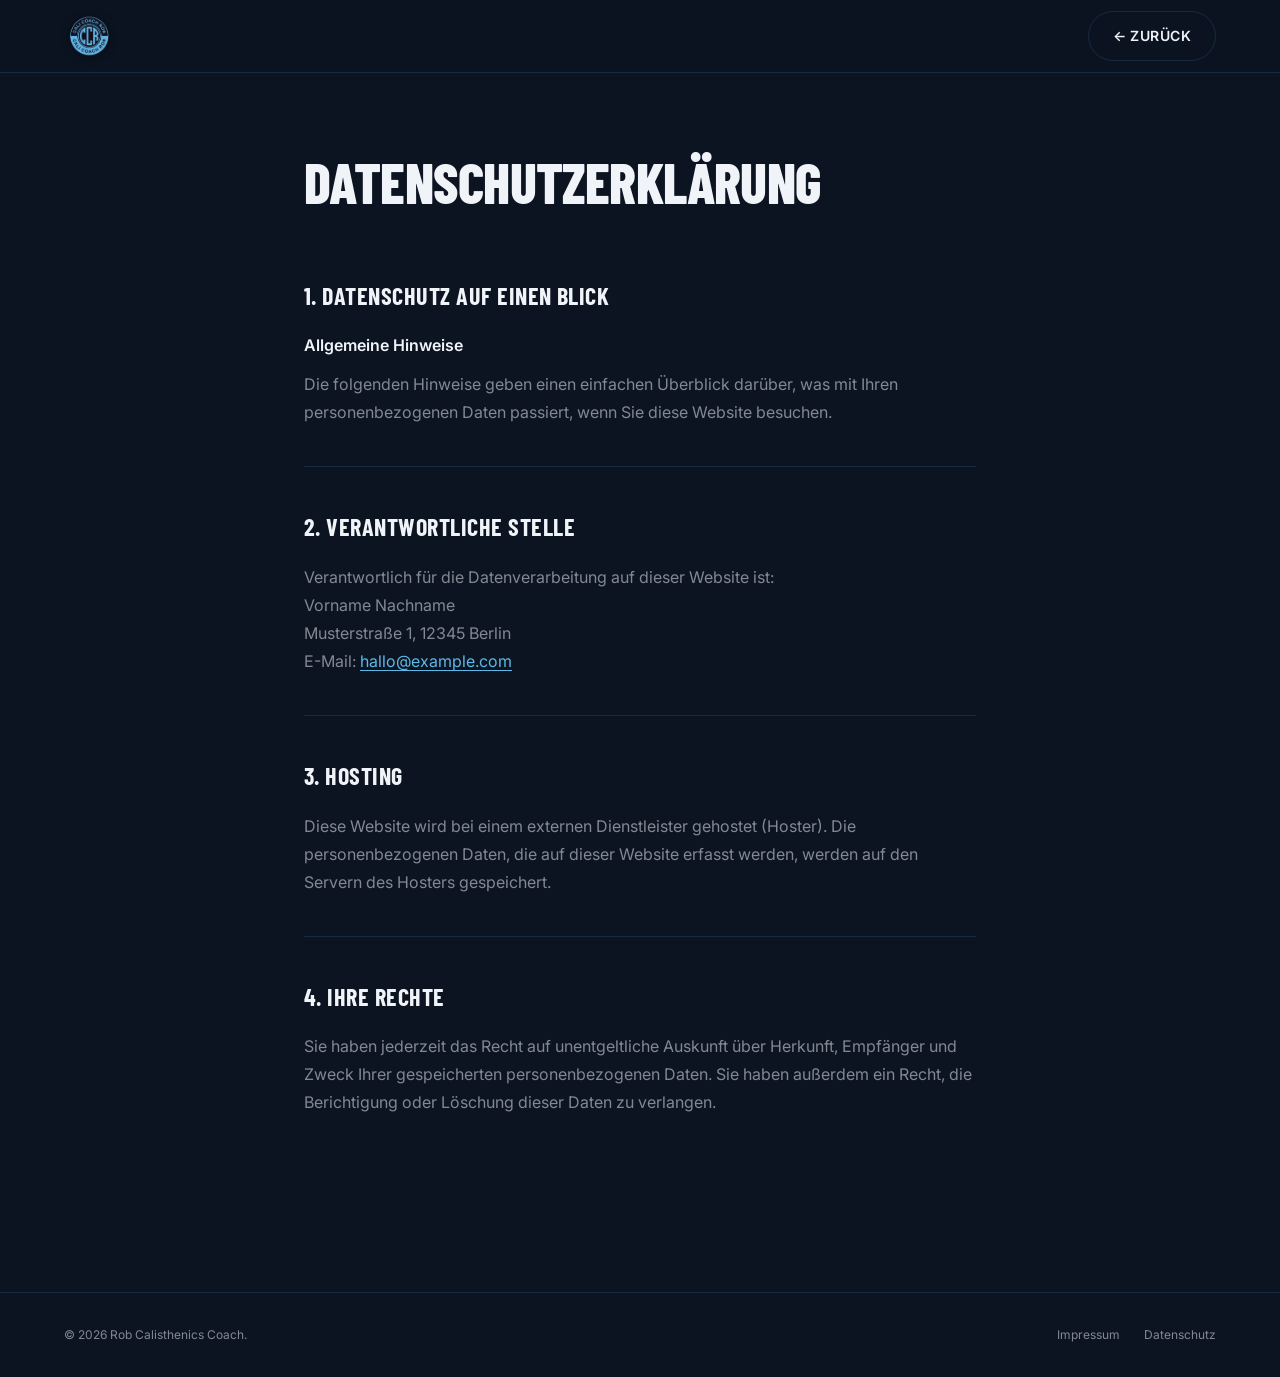
<file: datenschutz.html>
<!DOCTYPE html>
<html lang="de">
<head>
  <meta charset="UTF-8" />
  <meta name="viewport" content="width=device-width, initial-scale=1.0" />
  <title>Datenschutz | Rob Calisthenics Coach</title>
  <link rel="preconnect" href="https://fonts.googleapis.com" />
  <link rel="preconnect" href="https://fonts.gstatic.com" crossorigin />
  <link href="https://fonts.googleapis.com/css2?family=Inter:wght@400;500;600&family=Barlow+Condensed:wght@700;800&display=swap" rel="stylesheet" />
  <link rel="stylesheet" href="css/styles.css" />
  <link rel="stylesheet" href="css/legal.css" />
</head>
<body>

  <header class="nav-wrapper is-scrolled" id="navbar">
    <nav class="nav container">
      <a href="index.html" class="nav__logo" aria-label="Zurück zur Startseite">
        <img src="assets/images/rob_logo.png" alt="Cali Coach Rob Logo" class="nav__logo-img" />
      </a>
      <a href="index.html" class="btn btn--ghost">← Zurück</a>
    </nav>
  </header>

  <main class="legal-page">
    <div class="container legal-page__content">
      <h1 class="legal-page__title">Datenschutzerklärung</h1>

      <section>
        <h2>1. Datenschutz auf einen Blick</h2>
        <h3>Allgemeine Hinweise</h3>
        <p>
          Die folgenden Hinweise geben einen einfachen Überblick darüber, was mit
          Ihren personenbezogenen Daten passiert, wenn Sie diese Website besuchen.
        </p>
      </section>

      <section>
        <h2>2. Verantwortliche Stelle</h2>
        <p>
          Verantwortlich für die Datenverarbeitung auf dieser Website ist:<br />
          Vorname Nachname<br />
          Musterstraße 1, 12345 Berlin<br />
          E-Mail: <a href="mailto:hallo@example.com">hallo@example.com</a>
        </p>
      </section>

      <section>
        <h2>3. Hosting</h2>
        <p>
          Diese Website wird bei einem externen Dienstleister gehostet (Hoster).
          Die personenbezogenen Daten, die auf dieser Website erfasst werden,
          werden auf den Servern des Hosters gespeichert.
        </p>
      </section>

      <section>
        <h2>4. Ihre Rechte</h2>
        <p>
          Sie haben jederzeit das Recht auf unentgeltliche Auskunft über Herkunft,
          Empfänger und Zweck Ihrer gespeicherten personenbezogenen Daten. Sie haben
          außerdem ein Recht, die Berichtigung oder Löschung dieser Daten zu verlangen.
        </p>
      </section>
    </div>
  </main>

  <footer class="footer">
    <div class="container footer__inner">
      <p class="footer__copy">&copy; 2026 Rob Calisthenics Coach.</p>
      <nav class="footer__legal">
        <a href="impressum.html"   class="footer__legal-link">Impressum</a>
        <a href="datenschutz.html" class="footer__legal-link">Datenschutz</a>
      </nav>
    </div>
  </footer>

</body>
</html>
</file>
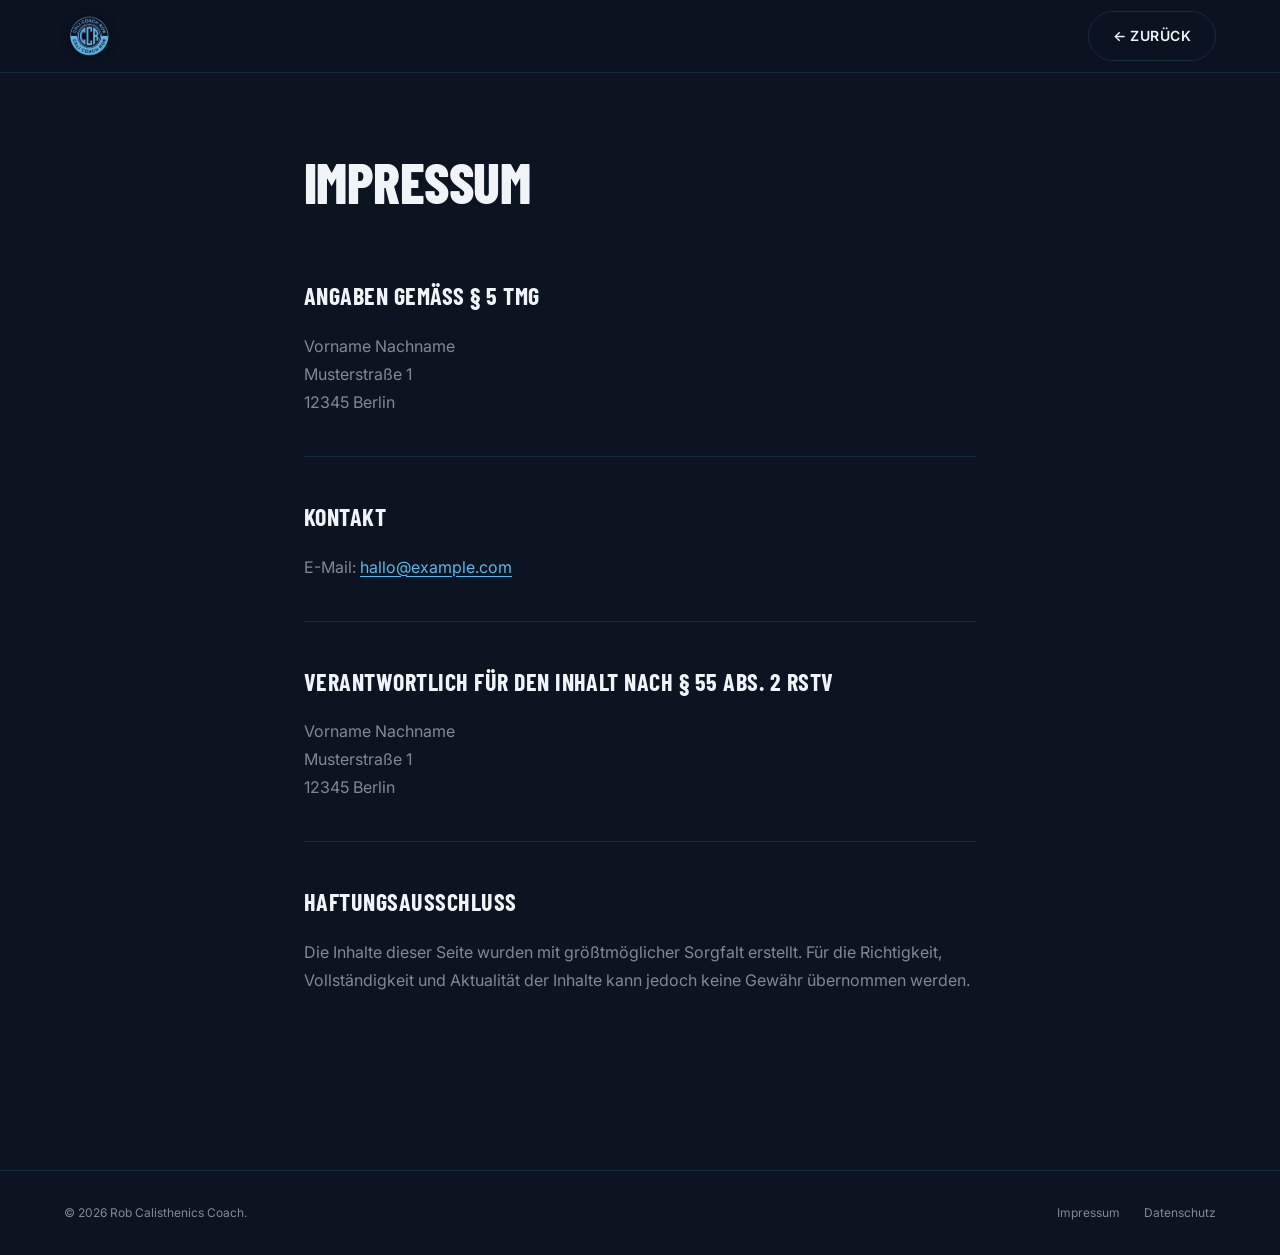
<file: impressum.html>
<!DOCTYPE html>
<html lang="de">
<head>
  <meta charset="UTF-8" />
  <meta name="viewport" content="width=device-width, initial-scale=1.0" />
  <title>Impressum | Rob Calisthenics Coach</title>
  <link rel="preconnect" href="https://fonts.googleapis.com" />
  <link rel="preconnect" href="https://fonts.gstatic.com" crossorigin />
  <link href="https://fonts.googleapis.com/css2?family=Inter:wght@400;500;600&family=Barlow+Condensed:wght@700;800&display=swap" rel="stylesheet" />
  <link rel="stylesheet" href="css/styles.css" />
  <link rel="stylesheet" href="css/legal.css" />
</head>
<body>

  <header class="nav-wrapper is-scrolled" id="navbar">
    <nav class="nav container">
      <a href="index.html" class="nav__logo" aria-label="Zurück zur Startseite">
        <img src="assets/images/rob_logo.png" alt="Cali Coach Rob Logo" class="nav__logo-img" />
      </a>
      <a href="index.html" class="btn btn--ghost">← Zurück</a>
    </nav>
  </header>

  <main class="legal-page">
    <div class="container legal-page__content">
      <h1 class="legal-page__title">Impressum</h1>

      <section>
        <h2>Angaben gemäß § 5 TMG</h2>
        <p>
          Vorname Nachname<br />
          Musterstraße 1<br />
          12345 Berlin
        </p>
      </section>

      <section>
        <h2>Kontakt</h2>
        <p>
          E-Mail: <a href="mailto:hallo@example.com">hallo@example.com</a>
        </p>
      </section>

      <section>
        <h2>Verantwortlich für den Inhalt nach § 55 Abs. 2 RStV</h2>
        <p>
          Vorname Nachname<br />
          Musterstraße 1<br />
          12345 Berlin
        </p>
      </section>

      <section>
        <h2>Haftungsausschluss</h2>
        <p>
          Die Inhalte dieser Seite wurden mit größtmöglicher Sorgfalt erstellt.
          Für die Richtigkeit, Vollständigkeit und Aktualität der Inhalte kann
          jedoch keine Gewähr übernommen werden.
        </p>
      </section>
    </div>
  </main>

  <footer class="footer">
    <div class="container footer__inner">
      <p class="footer__copy">&copy; 2026 Rob Calisthenics Coach.</p>
      <nav class="footer__legal">
        <a href="impressum.html"  class="footer__legal-link">Impressum</a>
        <a href="datenschutz.html" class="footer__legal-link">Datenschutz</a>
      </nav>
    </div>
  </footer>

</body>
</html>
</file>
<file: css/styles.css>
/* =============================================================
   CALICOACH ROB — Main Stylesheet
   Structure:
     1. Design Tokens (CSS Custom Properties)
     2. Reset & Base
     3. Utilities (container, btn)
     4. Navigation
     5. Hero
     6. Placeholder Sections
     7. Footer
     8. Responsive
   ============================================================= */


/* ─────────────────────────────────────────────
   1. DESIGN TOKENS
   ───────────────────────────────────────────── */
:root {
  /* Colors — extracted from rob_logo.png */
  --color-bg:           #0c1422;   /* deep navy base */
  --color-surface:      #131d30;
  --color-border:       rgba(92, 184, 230, 0.14);

  --color-text:         #f0f4f8;
  --color-text-muted:   rgba(240, 244, 248, 0.52);

  --color-accent:       #5cb8e6;   /* sky blue from logo */
  --color-accent-dark:  #3a9fd1;
  --color-navy:         #1c2240;   /* dark navy from logo */

  --color-white:        #ffffff;

  /* Typography */
  --font-display:       'Barlow Condensed', sans-serif;
  --font-body:          'Inter', sans-serif;

  --text-xs:    0.75rem;
  --text-sm:    0.875rem;
  --text-base:  1rem;
  --text-lg:    1.125rem;
  --text-xl:    1.25rem;
  --text-2xl:   1.5rem;
  --text-3xl:   2rem;
  --text-4xl:   2.5rem;
  --text-5xl:   3.5rem;
  --text-6xl:   5rem;
  --text-7xl:   6.5rem;

  /* Spacing */
  --space-1:    0.25rem;
  --space-2:    0.5rem;
  --space-3:    0.75rem;
  --space-4:    1rem;
  --space-5:    1.25rem;
  --space-6:    1.5rem;
  --space-8:    2rem;
  --space-10:   2.5rem;
  --space-12:   3rem;
  --space-16:   4rem;
  --space-20:   5rem;
  --space-24:   6rem;

  /* Layout */
  --container-max:   1200px;
  --container-px:    var(--space-6);

  /* Nav */
  --nav-height:   72px;

  /* Transitions */
  --transition-fast:   150ms ease;
  --transition-base:   250ms ease;
  --transition-slow:   400ms ease;

  /* Radius */
  --radius-sm:   4px;
  --radius-md:   8px;
  --radius-lg:   12px;
  --radius-pill: 999px;
}


/* ─────────────────────────────────────────────
   2. RESET & BASE
   ───────────────────────────────────────────── */
*, *::before, *::after {
  box-sizing: border-box;
  margin: 0;
  padding: 0;
}

html {
  scroll-behavior: smooth;
  scroll-padding-top: var(--nav-height);
  font-size: 16px;
  -webkit-text-size-adjust: 100%;
}

body {
  background-color: var(--color-bg);
  color: var(--color-text);
  font-family: var(--font-body);
  font-size: var(--text-base);
  line-height: 1.65;
  min-height: 100dvh;
  overflow-x: hidden;
}

img, video {
  display: block;
  max-width: 100%;
}

a {
  color: inherit;
  text-decoration: none;
}

ul { list-style: none; }

button {
  background: none;
  border: none;
  cursor: pointer;
  font-family: inherit;
}

em {
  font-style: normal;
  color: var(--color-accent);
}


/* ─────────────────────────────────────────────
   3. UTILITIES
   ───────────────────────────────────────────── */

/* Container */
.container {
  width: 100%;
  max-width: var(--container-max);
  margin-inline: auto;
  padding-inline: var(--container-px);
}

/* Buttons */
.btn {
  display: inline-flex;
  align-items: center;
  justify-content: center;
  gap: var(--space-2);
  padding: var(--space-3) var(--space-6);
  border-radius: var(--radius-pill);
  font-family: var(--font-body);
  font-size: var(--text-sm);
  font-weight: 600;
  letter-spacing: 0.03em;
  text-transform: uppercase;
  white-space: nowrap;
  transition: background-color var(--transition-fast),
              color var(--transition-fast),
              transform var(--transition-fast),
              box-shadow var(--transition-fast);
}

.btn:hover  { transform: translateY(-1px); }
.btn:active { transform: translateY(0); }

.btn--primary {
  background-color: var(--color-accent);
  color: var(--color-navy);
}
.btn--primary:hover {
  background-color: var(--color-accent-dark);
  box-shadow: 0 4px 28px rgba(92, 184, 230, 0.35);
}

.btn--ghost {
  background-color: transparent;
  color: var(--color-text);
  border: 1.5px solid var(--color-border);
}
.btn--ghost:hover {
  border-color: rgba(255, 255, 255, 0.3);
  background-color: rgba(255, 255, 255, 0.05);
}

.btn--lg {
  padding: var(--space-4) var(--space-8);
  font-size: var(--text-base);
}


/* ─────────────────────────────────────────────
   4. NAVIGATION
   ───────────────────────────────────────────── */
.nav-wrapper {
  position: fixed;
  top: 0;
  left: 0;
  right: 0;
  z-index: 100;
  height: var(--nav-height);
  transition: background-color var(--transition-base),
              box-shadow var(--transition-base),
              backdrop-filter var(--transition-base);
}

/* Scrolled state — added via JS */
.nav-wrapper.is-scrolled {
  background-color: rgba(12, 20, 34, 0.92);
  backdrop-filter: blur(14px);
  -webkit-backdrop-filter: blur(14px);
  box-shadow: 0 1px 0 var(--color-border);
}

.nav {
  display: flex;
  align-items: center;
  height: 100%;
  gap: var(--space-8);
}

/* Logo */
.nav__logo {
  display: flex;
  align-items: center;
  flex-shrink: 0;
  margin-right: auto;
}

.nav__logo-img {
  height: 48px;
  width: auto;
  display: block;
  /* Drop-shadow so logo pops on both transparent and scrolled nav */
  filter: drop-shadow(0 1px 4px rgba(0, 0, 0, 0.5));
  transition: opacity var(--transition-fast);
}

.nav__logo:hover .nav__logo-img {
  opacity: 0.85;
}

/* Links */
.nav__links {
  display: flex;
  align-items: center;
  gap: var(--space-8);
}

.nav__link {
  font-size: var(--text-sm);
  font-weight: 500;
  color: var(--color-text-muted);
  transition: color var(--transition-fast);
  position: relative;
}

.nav__link::after {
  content: '';
  position: absolute;
  bottom: -3px;
  left: 0;
  right: 0;
  height: 1.5px;
  background-color: var(--color-accent);
  transform: scaleX(0);
  transform-origin: left;
  transition: transform var(--transition-fast);
}

.nav__link:hover { color: var(--color-text); }
.nav__link:hover::after { transform: scaleX(1); }

/* CTA */
.nav__cta { flex-shrink: 0; }

/* Hamburger */
.nav__burger {
  display: none;
  flex-direction: column;
  gap: 5px;
  padding: var(--space-2);
  margin-left: auto;
}

.nav__burger span {
  display: block;
  width: 22px;
  height: 2px;
  background-color: var(--color-text);
  border-radius: 2px;
  transition: transform var(--transition-base), opacity var(--transition-base);
}

/* Burger open state */
.nav__burger.is-open span:nth-child(1) { transform: translateY(7px) rotate(45deg); }
.nav__burger.is-open span:nth-child(2) { opacity: 0; }
.nav__burger.is-open span:nth-child(3) { transform: translateY(-7px) rotate(-45deg); }

/* Mobile Drawer — Geschwister des Headers, nicht Kind,
   damit backdrop-filter keinen Containing Block erzeugt */
.nav__mobile {
  display: none;
  flex-direction: column;
  align-items: flex-start;
  gap: var(--space-6);
  position: fixed;
  top: var(--nav-height);
  left: 0;
  right: 0;
  bottom: 0;
  background-color: var(--color-bg);
  padding: var(--space-8) var(--container-px);
  transform: translateX(100%);
  transition: transform var(--transition-base);
  z-index: 100;
}

.nav__mobile.is-open {
  transform: translateX(0);
}

.nav__mobile-links {
  display: flex;
  flex-direction: column;
  gap: var(--space-6);
  width: 100%;
}

.nav__mobile .nav__link {
  font-size: var(--text-2xl);
  color: var(--color-text);
  font-family: var(--font-display);
  font-weight: 700;
  text-transform: uppercase;
  letter-spacing: 0.04em;
}


/* ─────────────────────────────────────────────
   5. HERO
   ───────────────────────────────────────────── */
.hero {
  position: relative;
  min-height: 100dvh;
  display: flex;
  align-items: center;
  padding-top: var(--nav-height);
  overflow: hidden;
}

/* Background */
.hero__bg {
  position: absolute;
  inset: 0;
  background-color: var(--color-navy);
}

.hero__bg-img {
  position: absolute;
  inset: 0;
  width: 100%;
  height: 100%;
  object-fit: cover;
  /* ↓ Desktop: Athlet zentriert sichtbar */
  object-position: center 50%;
}

.hero__bg-overlay {
  position: absolute;
  inset: 0;
  background: linear-gradient(
    105deg,
    rgba(12, 20, 34, 0.95) 0%,
    rgba(12, 20, 34, 0.78) 45%,
    rgba(28, 34, 64, 0.35) 75%,
    rgba(28, 34, 64, 0.10) 100%
  );
}

/* ── Hero image position overrides ──────────────────────────
   Adjust object-position here to reframe the shot per breakpoint
   ─────────────────────────────────────────────────────────── */
@media (max-width: 900px) {
  .hero__bg-img {
    /* Tablet: leicht nach rechts, damit der Körper sichtbar bleibt */
    object-position: 65% 20%;
  }
}

@media (max-width: 600px) {
  .hero__bg-img {
    /* Mobile: Fokus auf obere Körperhälfte / Gesicht */
    object-position: 60% 10%;
  }
}

/* Hero layout */
.hero {
  flex-direction: column;
  justify-content: center;
  gap: 0;
}

.hero__content {
  position: relative;
  z-index: 1;
  padding-top: calc(var(--nav-height) + var(--space-20));
  padding-bottom: var(--space-16);
  width: 100%;
}

/* Wrapper schrumpft auf H1-Breite — Ticker erbt diese Breite */
.hero__block {
  display: inline-flex;
  flex-direction: column;
  align-items: stretch;
  gap: 0;
}

.hero__headline {
  font-family: var(--font-display);
  font-size: clamp(3.5rem, 11vw, 8rem);
  font-weight: 800;
  line-height: 0.95;
  letter-spacing: -0.02em;
  text-transform: uppercase;
}

/* ── USP Ticker ─────────────────────────────────────────────── */
.hero__ticker {
  /* width:0 verhindert dass der Ticker die inline-flex-Breite aufbläst.
     min-width:100% streckt ihn trotzdem auf die vom H1 gesetzte Breite. */
  width: 0;
  min-width: 100%;
  overflow: hidden;
  padding-block: var(--space-4);
  border-top: 1px solid var(--color-border);
  border-bottom: 1px solid var(--color-border);
  /* Soft fade an den Kanten */
  mask-image: linear-gradient(
    to right,
    transparent 0%,
    black 6%,
    black 94%,
    transparent 100%
  );
  -webkit-mask-image: linear-gradient(
    to right,
    transparent 0%,
    black 6%,
    black 94%,
    transparent 100%
  );
}

.hero__ticker-track {
  display: flex;
  align-items: center;
  gap: var(--space-5);
  width: max-content;
  animation: ticker-scroll 12s linear infinite;
  animation-play-state: paused;
}

.hero__ticker-track[data-ready] {
  animation-play-state: running;
}

.hero__ticker-track[data-ready]:hover {
  animation-play-state: paused;
}

.hero__ticker-item {
  font-family: var(--font-display);
  font-size: clamp(1rem, 2.5vw, 1.5rem);
  font-weight: 700;
  text-transform: uppercase;
  letter-spacing: 0.08em;
  color: var(--color-text-muted);
  white-space: nowrap;
}

.hero__ticker-sep {
  color: var(--color-accent);
  font-size: 0.7em;
  flex-shrink: 0;
}

@keyframes ticker-scroll {
  from { transform: translateX(0); }
  to   { transform: translateX(var(--ticker-distance, -50%)); }
}

/* CTA unter dem Ticker */
.hero__cta {
  margin-top: var(--space-8);
  align-self: flex-start;
}

/* Scroll indicator */
.hero__scroll {
  position: absolute;
  bottom: var(--space-8);
  left: 50%;
  transform: translateX(-50%);
  display: flex;
  flex-direction: column;
  align-items: center;
  gap: var(--space-2);
  opacity: 0.4;
  transition: opacity var(--transition-fast);
  z-index: 1;
}

.hero__scroll:hover { opacity: 0.9; }

.hero__scroll-line {
  display: block;
  width: 1px;
  height: 40px;
  background: linear-gradient(to bottom, transparent, var(--color-text));
}

.hero__scroll-dot {
  display: block;
  width: 6px;
  height: 6px;
  border-radius: 50%;
  background-color: var(--color-text);
  animation: scrollBounce 1.8s ease-in-out infinite;
}

@keyframes scrollBounce {
  0%, 100% { transform: translateY(0); opacity: 1; }
  50%       { transform: translateY(6px); opacity: 0.5; }
}


/* ─────────────────────────────────────────────
   6. PLACEHOLDER SECTIONS
   ───────────────────────────────────────────── */
.section-placeholder {
  min-height: 40vh;
  display: flex;
  align-items: center;
  border-top: 1px solid var(--color-border);
}

.section-placeholder p {
  color: var(--color-text-muted);
  font-size: var(--text-sm);
  letter-spacing: 0.1em;
}


/* ─────────────────────────────────────────────
   7. FOOTER
   ───────────────────────────────────────────── */
.footer {
  border-top: 1px solid var(--color-border);
  padding-block: var(--space-8);
}

.footer__inner {
  display: flex;
  align-items: center;
  justify-content: space-between;
  gap: var(--space-4);
  flex-wrap: wrap;
}

.footer__copy {
  font-size: var(--text-xs);
  color: var(--color-text-muted);
}

.footer__legal {
  display: flex;
  gap: var(--space-6);
}

.footer__legal-link {
  font-size: var(--text-xs);
  color: var(--color-text-muted);
  transition: color var(--transition-fast);
}

.footer__legal-link:hover { color: var(--color-text); }


/* ─────────────────────────────────────────────
   8. RESPONSIVE
   ───────────────────────────────────────────── */

/* Tablet */
@media (max-width: 900px) {
  .nav__links,
  .nav__cta {
    display: none;
  }

  .nav__burger {
    display: flex;
  }

  .nav__mobile {
    display: flex;
  }

}

/* Mobile */
@media (max-width: 600px) {
  :root {
    --container-px: var(--space-5);
  }

  /* Block streckt sich auf volle Breite statt H1-Breite */
  .hero__block {
    display: flex;
    width: 100%;
  }

  /* Ticker etwas langsamer auf kleinen Screens */
  .hero__ticker-track {
    animation-duration: 10s;
  }

  .footer__inner {
    flex-direction: column;
    align-items: flex-start;
    gap: var(--space-3);
  }
}


/* ─────────────────────────────────────────────
   9. ABOUT SECTION
   ───────────────────────────────────────────── */

.about {
  padding-block: var(--space-24);
  border-top: 1px solid var(--color-border);
}

/* Shared eyebrow label */
.about__eyebrow {
  font-size: var(--text-xs);
  font-weight: 600;
  letter-spacing: 0.18em;
  text-transform: uppercase;
  color: var(--color-accent);
  margin-bottom: var(--space-5);
}

/* ── Problem block ── */
.about__problem {
  display: grid;
  grid-template-columns: 1fr 1fr;
  gap: var(--space-12);
  align-items: end;
  padding-bottom: var(--space-16);
  border-bottom: 1px solid var(--color-border);
}

.about__problem-left {
  display: flex;
  flex-direction: column;
}

.about__headline {
  font-family: var(--font-display);
  font-size: clamp(var(--text-4xl), 6vw, var(--text-6xl));
  font-weight: 800;
  line-height: 1.0;
  letter-spacing: -0.02em;
  text-transform: uppercase;
}

.about__lead {
  font-size: clamp(var(--text-base), 1.4vw, var(--text-xl));
  color: var(--color-text-muted);
  line-height: 1.75;
  max-width: 420px;
}

/* Shared headline + text */
.about__solution-headline {
  font-family: var(--font-display);
  font-size: clamp(var(--text-4xl), 4vw, var(--text-5xl));
  font-weight: 800;
  line-height: 1.0;
  letter-spacing: -0.02em;
  text-transform: uppercase;
}

.about__solution-text {
  font-size: clamp(var(--text-base), 1.3vw, var(--text-lg));
  color: var(--color-text-muted);
  line-height: 1.75;
}

.about__solution-img {
  width: 100%;
  height: 100%;
  object-fit: cover;
  object-position: center center;
  display: block;
  opacity: 0.5;
}

/* ─── Cinematic Strip ────────────────────────────────────────── */
.about__solution--cinematic {
  display: flex;
  flex-direction: column;
  gap: var(--space-8);
  padding-block: var(--space-16);
  border-top: 1px solid var(--color-border);
  border-bottom: 1px solid var(--color-border);
}

.about__solution-cinema-wrap {
  position: relative;
  aspect-ratio: 21 / 8;
  overflow: hidden;
  border-radius: var(--radius-lg);
  -webkit-mask-image:
    linear-gradient(to right,  transparent 0%, black 4%, black 96%, transparent 100%),
    linear-gradient(to bottom, transparent 0%, black 6%, black 88%, transparent 100%);
  -webkit-mask-composite: source-in;
  mask-image:
    linear-gradient(to right,  transparent 0%, black 4%, black 96%, transparent 100%),
    linear-gradient(to bottom, transparent 0%, black 6%, black 88%, transparent 100%);
  mask-composite: intersect;
}

.about__solution-cinema-text {
  position: absolute;
  bottom: 0;
  left: 0;
  right: 60%;
  padding: var(--space-8) var(--space-10);
  background: linear-gradient(
    to top,
    rgba(12, 20, 34, 0.9) 0%,
    transparent 100%
  );
}

/* ── Cinematic: responsive ── */
@media (max-width: 900px) {
  .about__solution-cinema-wrap {
    aspect-ratio: 16 / 9;
  }
}

@media (max-width: 600px) {
  .about__solution-cinema-wrap {
    aspect-ratio: 4 / 3;
  }

  .about__solution-cinema-text {
    right: 0;
    padding: var(--space-4) var(--space-5);
  }

  .about__solution-cinema-text .about__solution-headline {
    font-size: 30px;
  }
}

/* ── USP Grid ── */
.about__usps {
  padding-top: var(--space-16);
  border-top: 1px solid var(--color-border);
}

.usps-grid {
  display: grid;
  grid-template-columns: repeat(4, 1fr);
  gap: var(--space-4);
  margin-top: var(--space-8);
}

.usp-card {
  display: flex;
  flex-direction: column;
  gap: var(--space-4);
  padding: var(--space-8) var(--space-6);
  background-color: var(--color-surface);
  border: 1px solid var(--color-border);
  border-radius: var(--radius-lg);
  transition: border-color var(--transition-base),
              transform var(--transition-base);
}

.usp-card:hover {
  border-color: rgba(92, 184, 230, 0.4);
  transform: translateY(-3px);
}

.usp-card__num {
  font-family: var(--font-display);
  font-size: var(--text-3xl);
  font-weight: 800;
  color: var(--color-accent);
  line-height: 1;
  opacity: 0.6;
}

.usp-card__title {
  font-family: var(--font-display);
  font-size: var(--text-xl);
  font-weight: 700;
  text-transform: uppercase;
  letter-spacing: 0.02em;
  line-height: 1.2;
  color: var(--color-text);
}

.usp-card__text {
  font-size: var(--text-sm);
  color: var(--color-text-muted);
  line-height: 1.65;
  flex-grow: 1;
}

/* ── About: responsive ── */
@media (max-width: 900px) {
  .about__problem {
    grid-template-columns: 1fr;
    gap: var(--space-6);
  }

  .about__lead {
    max-width: 100%;
  }

  .usps-grid {
    grid-template-columns: repeat(2, 1fr);
  }
}

@media (max-width: 600px) {
  .about {
    padding-block: var(--space-16);
  }


  .usps-grid {
    grid-template-columns: 1fr;
    gap: var(--space-4);
  }

  .usp-card {
    flex-direction: row;
    align-items: flex-start;
    gap: var(--space-5);
    padding: var(--space-6);
  }

  .usp-card__num {
    font-size: var(--text-2xl);
    flex-shrink: 0;
    padding-top: 2px;
  }
}


/* ─────────────────────────────────────────────
   10. PACKAGES SECTION
   ───────────────────────────────────────────── */

.packages {
  padding-block: var(--space-24);
  border-top: 1px solid var(--color-border);
}

.packages__header {
  margin-bottom: var(--space-12);
}

.packages__eyebrow {
  font-size: var(--text-xs);
  font-weight: 600;
  letter-spacing: 0.18em;
  text-transform: uppercase;
  color: var(--color-accent);
  margin-bottom: var(--space-4);
}

.packages__headline {
  font-family: var(--font-display);
  font-size: clamp(var(--text-4xl), 5vw, var(--text-5xl));
  font-weight: 800;
  line-height: 1.05;
  letter-spacing: -0.02em;
  text-transform: uppercase;
}

/* ── Grid ── */
.packages__grid {
  display: grid;
  grid-template-columns: 1fr 1fr;
  gap: var(--space-6);
  align-items: stretch;
}

/* ── Card ── */
.pkg-card {
  display: flex;
  flex-direction: column;
  gap: var(--space-6);
  padding: var(--space-10);
  background-color: var(--color-surface);
  border: 1px solid var(--color-border);
  border-radius: var(--radius-lg);
  transition: border-color var(--transition-base);
}

.pkg-card:hover {
  border-color: rgba(92, 184, 230, 0.3);
}

/* Featured variant — blaue Umrandung */
.pkg-card--featured {
  border-color: rgba(92, 184, 230, 0.45);
  background-color: color-mix(in srgb, var(--color-surface) 85%, var(--color-accent) 15%);
  position: relative;
}

.pkg-card--featured::before {
  content: 'Empfohlen';
  position: absolute;
  top: -1px;
  right: var(--space-8);
  padding: var(--space-1) var(--space-4);
  background-color: var(--color-accent);
  color: var(--color-navy);
  font-size: var(--text-xs);
  font-weight: 700;
  letter-spacing: 0.1em;
  text-transform: uppercase;
  border-radius: 0 0 var(--radius-md) var(--radius-md);
}

/* Head */
.pkg-card__head {
  display: flex;
  flex-direction: column;
  gap: var(--space-2);
  padding-bottom: var(--space-6);
  border-bottom: 1px solid var(--color-border);
}

.pkg-card__label {
  font-size: var(--text-xs);
  font-weight: 600;
  letter-spacing: 0.15em;
  text-transform: uppercase;
  color: var(--color-accent);
}

.pkg-card__title {
  font-family: var(--font-display);
  font-size: clamp(var(--text-2xl), 2.5vw, var(--text-3xl));
  font-weight: 800;
  text-transform: uppercase;
  letter-spacing: -0.01em;
  line-height: 1.1;
  color: var(--color-text);
}

.pkg-card__tagline {
  font-size: var(--text-sm);
  color: var(--color-text-muted);
  line-height: 1.5;
}

/* Description */
.pkg-card__desc {
  font-size: var(--text-sm);
  color: var(--color-text-muted);
  line-height: 1.75;
  flex-grow: 1;
}

/* Features list */
.pkg-card__features {
  display: flex;
  flex-direction: column;
  gap: var(--space-3);
}

.pkg-card__feature {
  display: flex;
  align-items: flex-start;
  gap: var(--space-3);
  font-size: var(--text-sm);
  color: var(--color-text);
  line-height: 1.5;
}

.pkg-card__check {
  flex-shrink: 0;
  width: 18px;
  height: 18px;
  margin-top: 1px;
  border-radius: 50%;
  background-color: rgba(92, 184, 230, 0.15);
  border: 1.5px solid var(--color-accent);
  position: relative;
}

/* Checkmark via CSS */
.pkg-card__check::after {
  content: '';
  position: absolute;
  top: 3px;
  left: 4px;
  width: 6px;
  height: 4px;
  border-left: 1.5px solid var(--color-accent);
  border-bottom: 1.5px solid var(--color-accent);
  transform: rotate(-45deg);
}

/* CTA */
.pkg-card__cta {
  align-self: flex-start;
  margin-top: auto;
}

/* ── Packages: responsive ── */
@media (max-width: 900px) {
  .packages__grid {
    grid-template-columns: 1fr;
    max-width: 560px;
  }
}

@media (max-width: 600px) {
  .packages {
    padding-block: var(--space-16);
  }

  .pkg-card {
    padding: var(--space-8) var(--space-6);
  }
}


/* ─────────────────────────────────────────────
   11. CONTACT SECTION
   ───────────────────────────────────────────── */

.contact {
  padding-block: var(--space-24);
  border-top: 1px solid var(--color-border);
}

.contact__inner {
  display: grid;
  grid-template-columns: 1fr 2fr;
  gap: var(--space-16);
  align-items: start;
}

.contact__text {
  position: sticky;
  top: calc(var(--nav-height) + var(--space-8));
  display: flex;
  flex-direction: column;
  gap: var(--space-5);
}

.contact__eyebrow {
  font-size: var(--text-xs);
  font-weight: 600;
  letter-spacing: 0.18em;
  text-transform: uppercase;
  color: var(--color-accent);
}

.contact__headline {
  font-family: var(--font-display);
  font-size: clamp(var(--text-5xl), 7vw, var(--text-7xl));
  font-weight: 800;
  line-height: 0.95;
  letter-spacing: -0.02em;
  text-transform: uppercase;
}

.contact__desc {
  font-size: var(--text-base);
  color: var(--color-text-muted);
  line-height: 1.75;
  max-width: 320px;
}

/* CTA block rechts */
.contact__cta-block {
  display: flex;
  align-items: center;
  justify-content: center;
  padding: var(--space-16);
  background-color: var(--color-surface);
  border: 1px solid var(--color-border);
  border-radius: var(--radius-lg);
}

/* ── Contact: responsive ── */
@media (max-width: 900px) {
  .contact__inner {
    grid-template-columns: 1fr;
    gap: var(--space-10);
  }

  .contact__text {
    position: static;
  }

  .contact__desc {
    max-width: 100%;
  }
}

@media (max-width: 600px) {
  .contact {
    padding-block: var(--space-16);
  }

  .contact__cta-block {
    padding: var(--space-10);
  }
}


/* ─────────────────────────────────────────────
   12. BIO SECTION
   ───────────────────────────────────────────── */

.bio {
  padding-block: var(--space-24);
  border-top: 1px solid var(--color-border);
}

/* Top: eyebrow + headline */
.bio__top {
  margin-bottom: var(--space-12);
}

.bio__eyebrow {
  font-size: var(--text-xs);
  font-weight: 600;
  letter-spacing: 0.18em;
  text-transform: uppercase;
  color: var(--color-accent);
  margin-bottom: var(--space-4);
}

.bio__headline {
  font-family: var(--font-display);
  font-size: clamp(var(--text-4xl), 6vw, var(--text-6xl));
  font-weight: 800;
  line-height: 1.0;
  letter-spacing: -0.02em;
  text-transform: uppercase;
}

/* Body: two-column grid */
.bio__body {
  display: grid;
  grid-template-columns: 5fr 7fr;
  gap: var(--space-16);
  align-items: start;
}

/* Photo column */
.bio__photo-wrap {
  position: sticky;
  top: calc(var(--nav-height) + var(--space-8));
}

.bio__photo {
  width: 100%;
  aspect-ratio: 3 / 4;
  object-fit: cover;
  border-radius: var(--radius-lg);
  display: block;
}

.bio__photo-placeholder {
  width: 100%;
  aspect-ratio: 3 / 4;
  border-radius: var(--radius-lg);
  background: linear-gradient(
    145deg,
    var(--color-surface) 0%,
    var(--color-navy) 60%,
    rgba(92, 184, 230, 0.12) 100%
  );
  border: 1px solid var(--color-border);
}

/* Text column */
.bio__text {
  display: flex;
  flex-direction: column;
  gap: var(--space-5);
}

.bio__para {
  font-size: clamp(var(--text-base), 1.3vw, var(--text-lg));
  color: var(--color-text-muted);
  line-height: 1.8;
}

.bio__em {
  color: var(--color-accent);
  font-style: normal;
}

.bio__para strong {
  color: var(--color-text);
  font-weight: 600;
}

/* Certification badge */
.bio__cert {
  display: flex;
  align-items: flex-start;
  gap: var(--space-4);
  padding: var(--space-5) var(--space-6);
  background-color: var(--color-surface);
  border: 1px solid var(--color-border);
  border-left: 3px solid var(--color-accent);
  border-radius: 0 var(--radius-md) var(--radius-md) 0;
  margin-block: var(--space-2);
}

.bio__cert-icon {
  color: var(--color-accent);
  font-size: var(--text-lg);
  flex-shrink: 0;
  padding-top: 2px;
}

.bio__cert-title {
  font-size: var(--text-xs);
  font-weight: 700;
  letter-spacing: 0.1em;
  text-transform: uppercase;
  color: var(--color-accent);
  margin-bottom: var(--space-1);
}

.bio__cert-body {
  font-size: var(--text-sm);
  color: var(--color-text);
  line-height: 1.5;
}

/* Closing line */
.bio__closing {
  font-size: var(--text-base);
  font-style: italic;
  color: var(--color-text-muted);
  border-top: 1px solid var(--color-border);
  padding-top: var(--space-5);
  margin-top: var(--space-2);
}

.bio__cta {
  align-self: flex-start;
  margin-top: var(--space-3);
}

/* ── Bio: responsive ── */
@media (max-width: 900px) {
  .bio__body {
    grid-template-columns: 1fr;
    gap: var(--space-10);
  }

  .bio__photo-wrap {
    position: static;
    max-width: 360px;
  }

  .bio__photo-placeholder {
    aspect-ratio: 4 / 3;
  }
}

@media (max-width: 600px) {
  .bio {
    padding-block: var(--space-16);
  }

  .bio__photo-placeholder {
    aspect-ratio: 3 / 2;
  }
}
</file>
<file: css/legal.css>
/* =============================================================
   Legal pages — Impressum, Datenschutz
   ============================================================= */

.legal-page {
  padding-top: calc(var(--nav-height) + var(--space-16));
  padding-bottom: var(--space-24);
  min-height: 100dvh;
}

.legal-page__content {
  max-width: 720px;
}

.legal-page__title {
  font-family: var(--font-display);
  font-size: var(--text-5xl);
  font-weight: 800;
  text-transform: uppercase;
  letter-spacing: -0.01em;
  margin-bottom: var(--space-12);
}

.legal-page__content section {
  margin-bottom: var(--space-10);
  padding-bottom: var(--space-10);
  border-bottom: 1px solid var(--color-border);
}

.legal-page__content section:last-child {
  border-bottom: none;
}

.legal-page__content h2 {
  font-family: var(--font-display);
  font-size: var(--text-2xl);
  font-weight: 700;
  text-transform: uppercase;
  letter-spacing: 0.02em;
  margin-bottom: var(--space-4);
  color: var(--color-text);
}

.legal-page__content h3 {
  font-size: var(--text-base);
  font-weight: 600;
  margin-bottom: var(--space-3);
  color: var(--color-text);
}

.legal-page__content p {
  font-size: var(--text-base);
  color: var(--color-text-muted);
  line-height: 1.75;
  margin-bottom: var(--space-4);
}

.legal-page__content p:last-child {
  margin-bottom: 0;
}

.legal-page__content a {
  color: var(--color-accent);
  text-decoration: underline;
  text-underline-offset: 3px;
}

.legal-page__content a:hover {
  color: var(--color-accent-dark);
}
</file>
